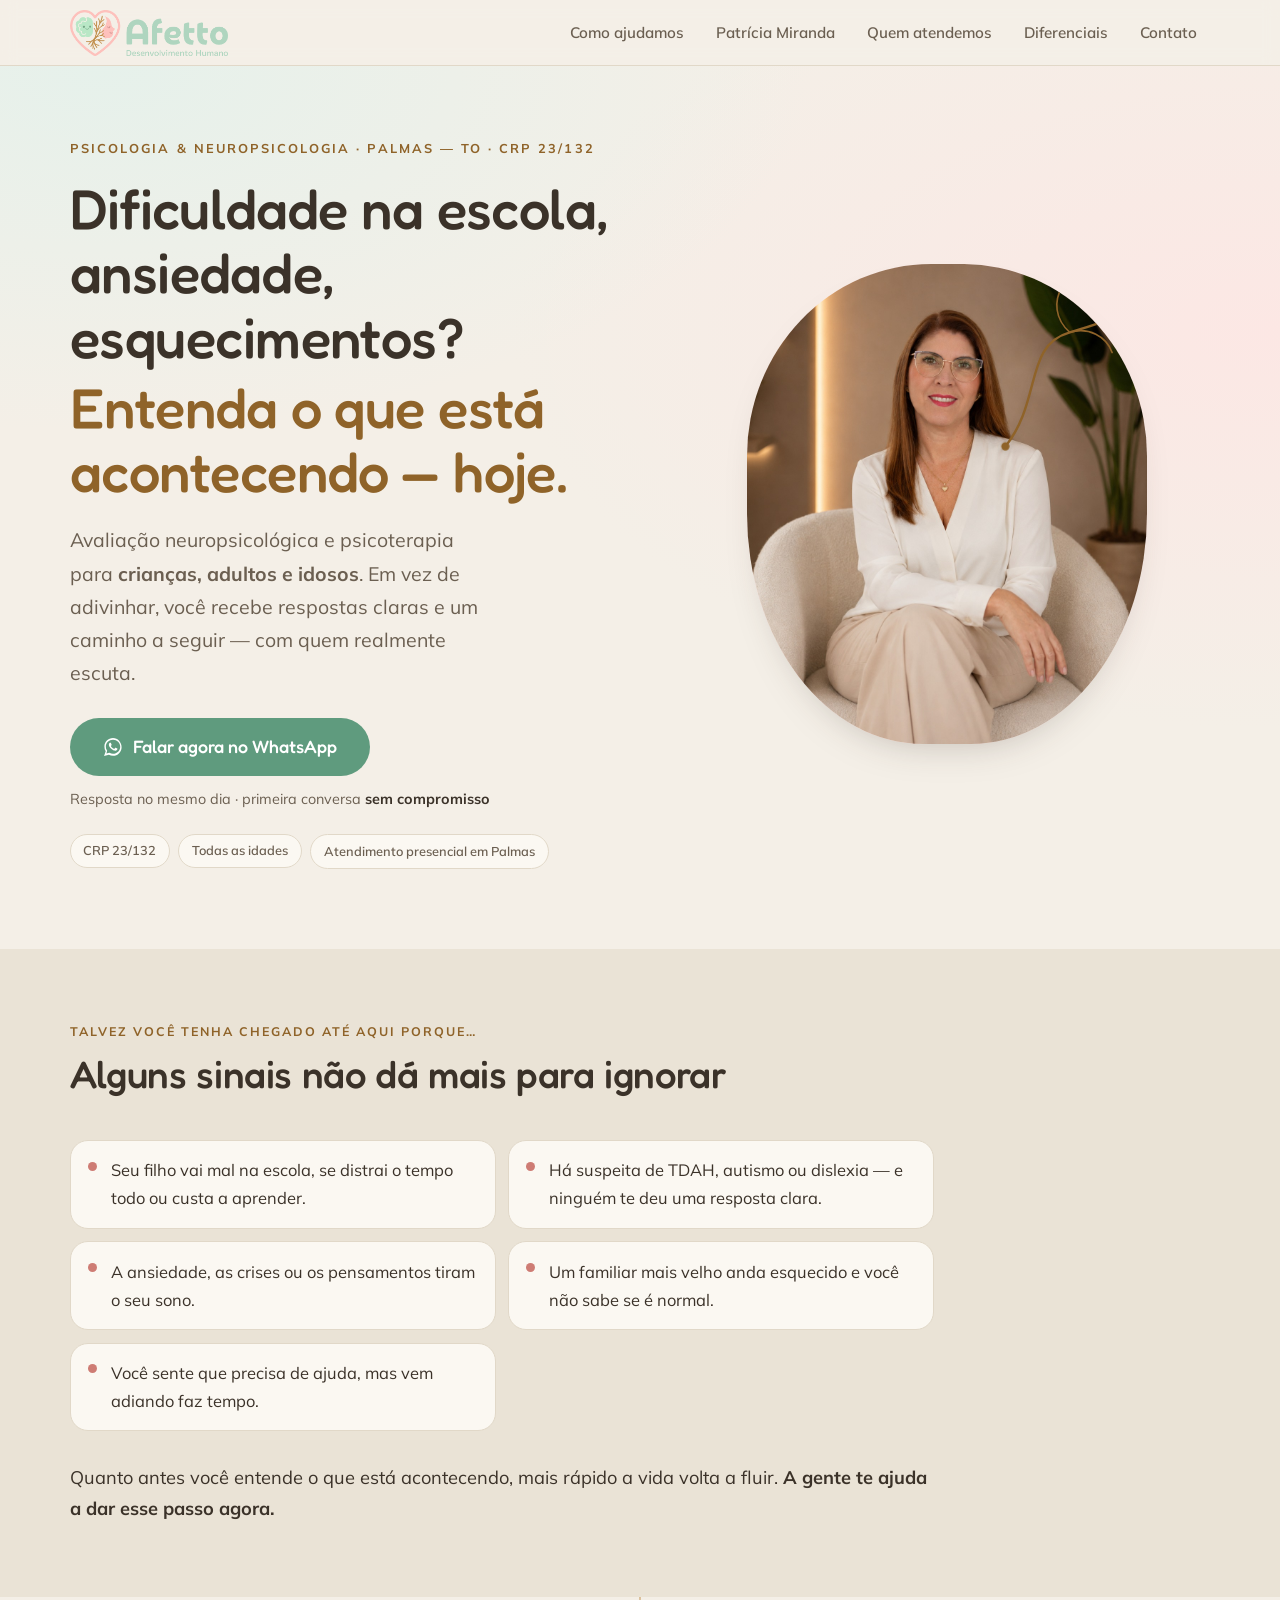
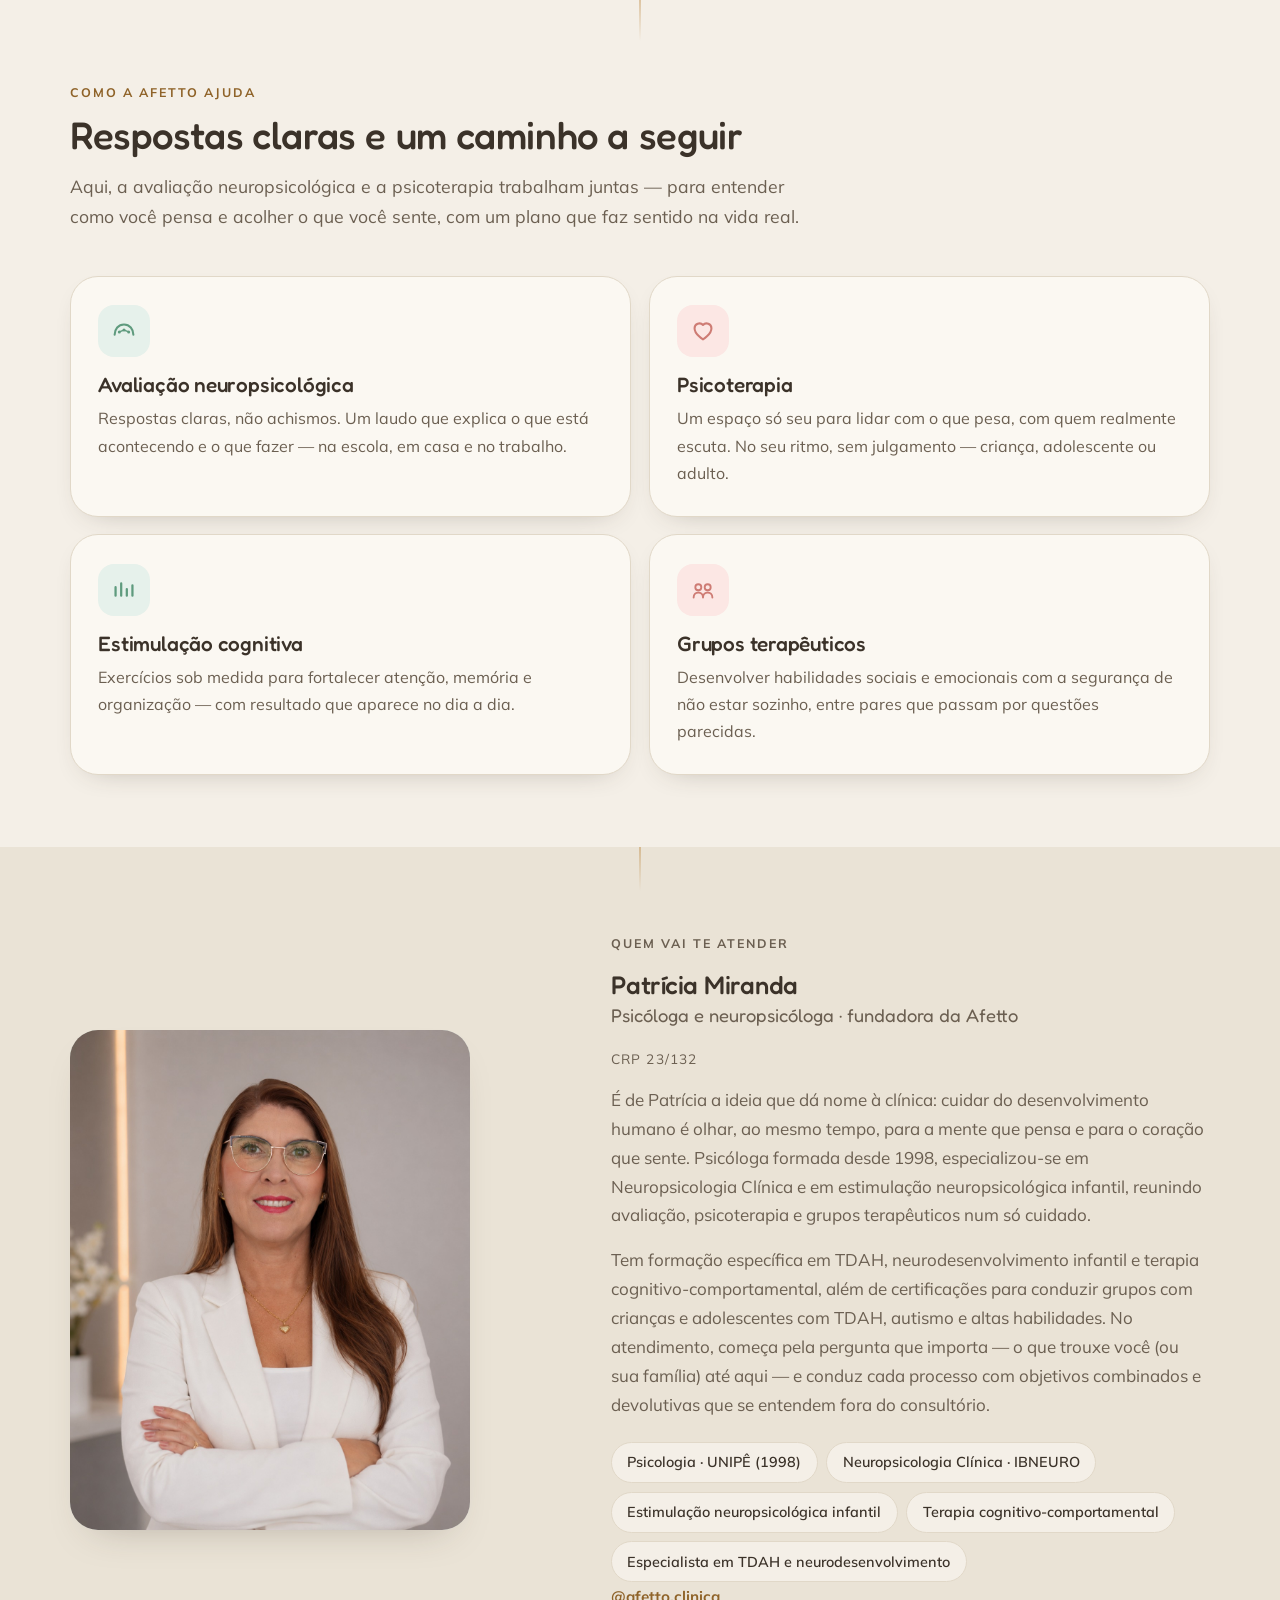
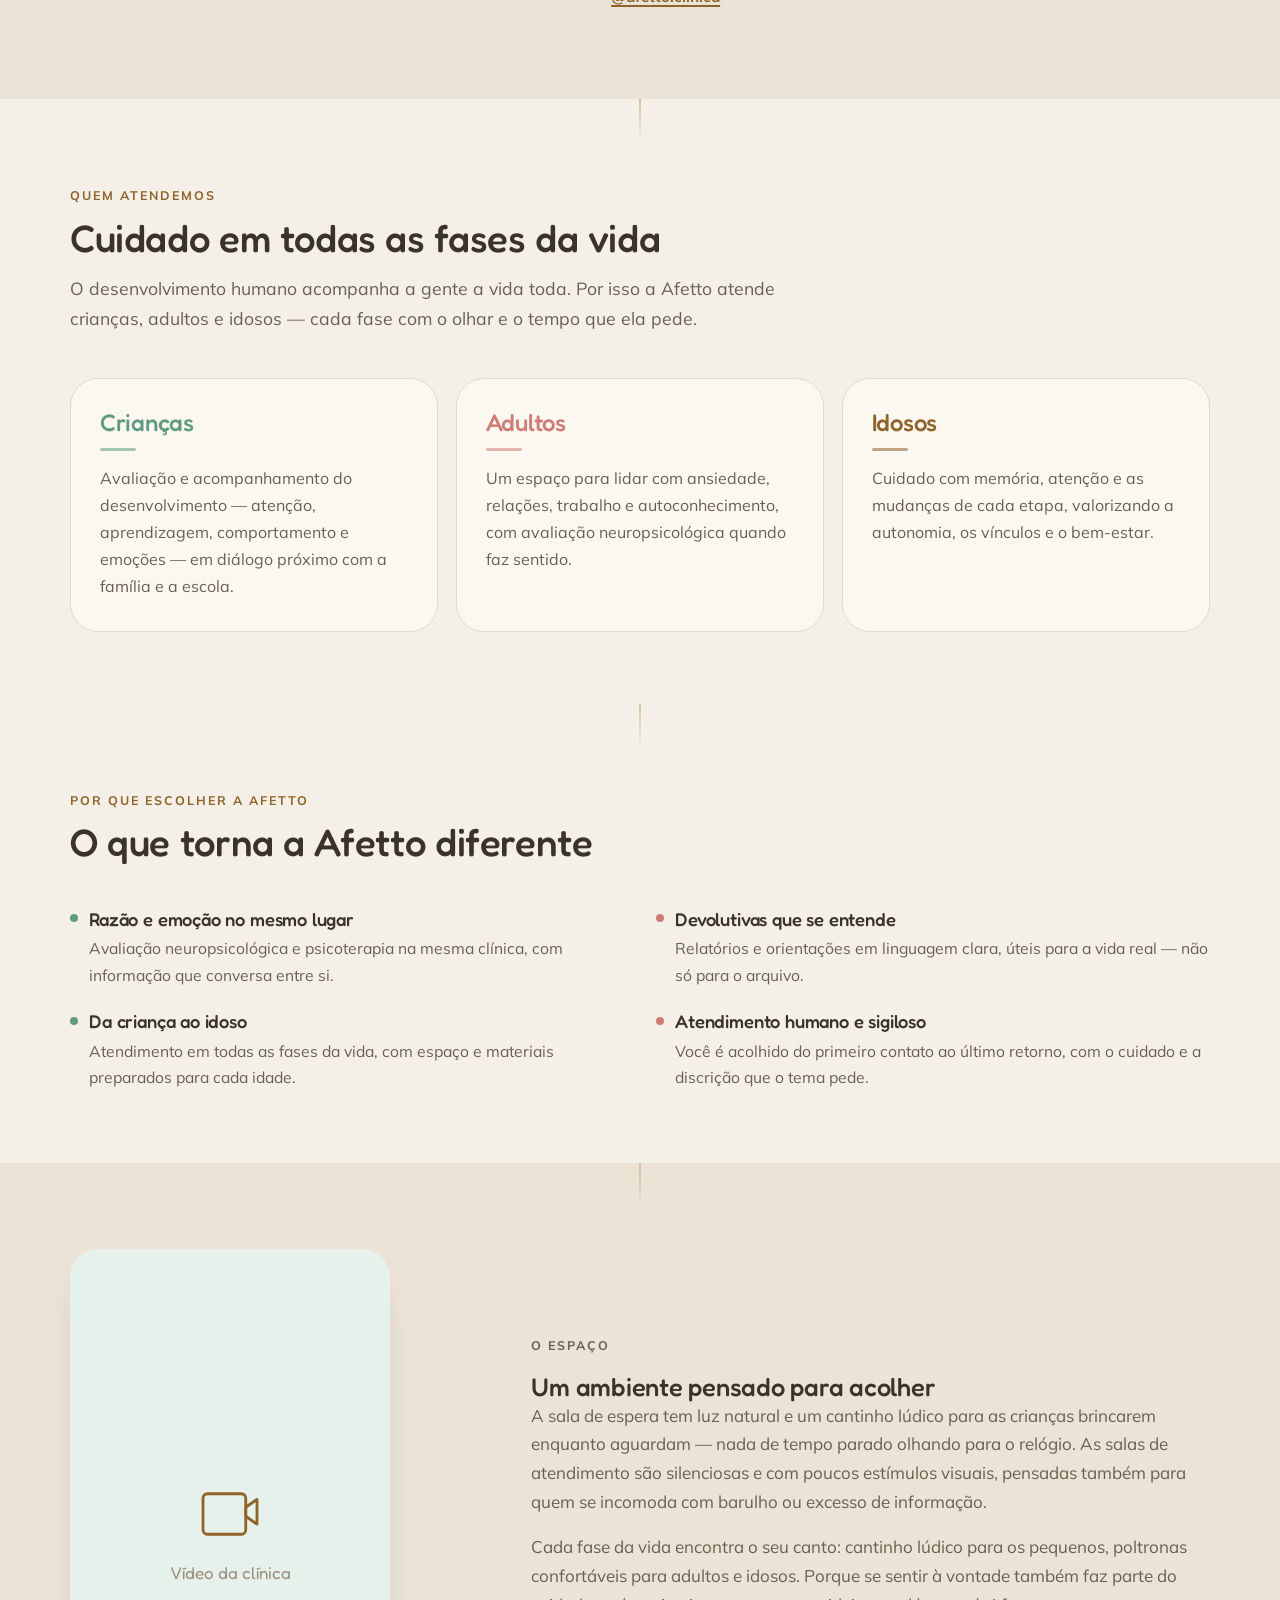
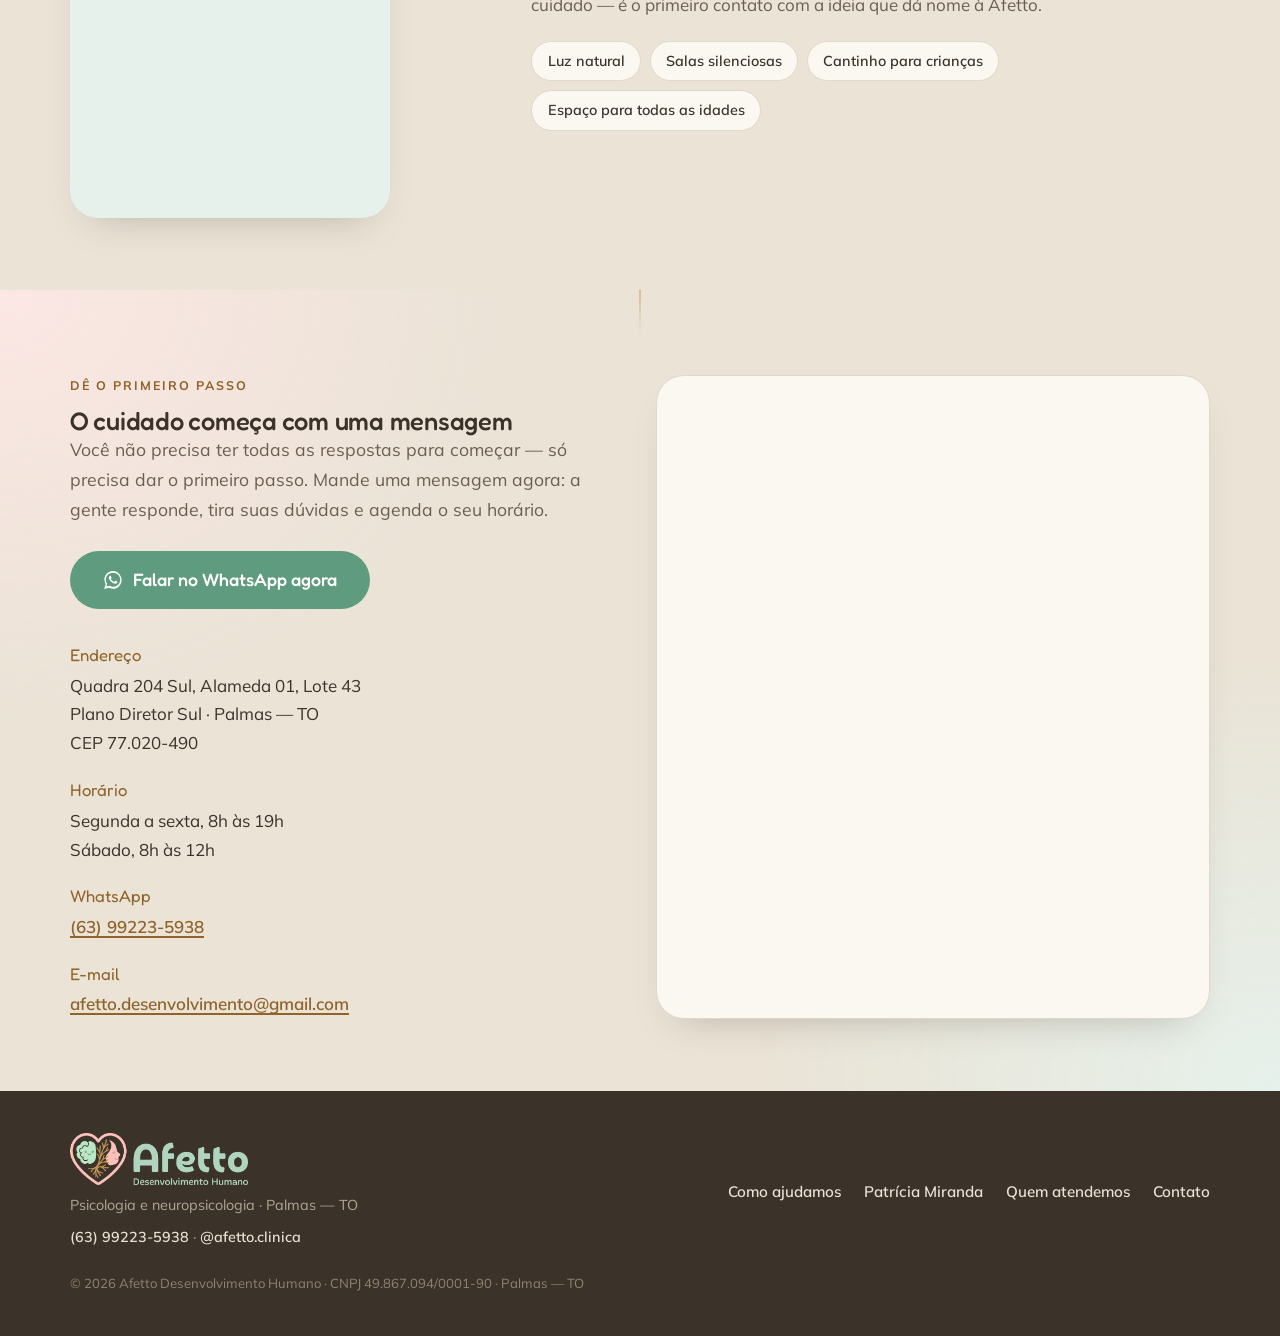
<file: index.html>
<!DOCTYPE html>
<html lang="pt-BR">
<head>
  <meta charset="UTF-8" />
  <meta name="viewport" content="width=device-width, initial-scale=1.0" />
  <meta name="facebook-domain-verification" content="swai4rj7kxuls7s22y9oufr2ei3p5o" />

  <!-- Meta Pixel Code -->
  <script>
  !function(f,b,e,v,n,t,s)
  {if(f.fbq)return;n=f.fbq=function(){n.callMethod?
  n.callMethod.apply(n,arguments):n.queue.push(arguments)};
  if(!f._fbq)f._fbq=n;n.push=n;n.loaded=!0;n.version='2.0';
  n.queue=[];t=b.createElement(e);t.async=!0;
  t.src=v;s=b.getElementsByTagName(e)[0];
  s.parentNode.insertBefore(t,s)}(window, document,'script',
  'https://connect.facebook.net/en_US/fbevents.js');
  fbq('init', '2960466097636746');
  fbq('track', 'PageView');
  </script>
  <noscript><img height="1" width="1" style="display:none"
  src="https://www.facebook.com/tr?id=2960466097636746&ev=PageView&noscript=1"
  /></noscript>
  <!-- End Meta Pixel Code -->

  <title>Afetto Desenvolvimento Humano — avaliação e psicoterapia em Palmas-TO</title>
  <meta name="description" content="Avaliação neuropsicológica e psicoterapia em Palmas-TO, com a Dra. Patrícia Miranda (CRP 23/132). Entenda o que está acontecendo e dê o primeiro passo hoje — fale agora no WhatsApp." />

  <meta property="og:type" content="website" />
  <meta property="og:title" content="Afetto Desenvolvimento Humano — Palmas-TO" />
  <meta property="og:description" content="Dificuldade na escola, ansiedade, esquecimentos? Entenda o que está acontecendo e dê o primeiro passo hoje. Fale no WhatsApp." />
  <meta property="og:locale" content="pt_BR" />

  <link rel="icon" type="image/png" sizes="32x32" href="assets/img/favicon-32.png" />
  <link rel="apple-touch-icon" href="assets/img/favicon-180.png" />

  <link rel="preconnect" href="https://fonts.googleapis.com" />
  <link rel="preconnect" href="https://fonts.gstatic.com" crossorigin />
  <link href="https://fonts.googleapis.com/css2?family=Fredoka:wght@400;500;600&family=Mulish:ital,wght@0,300;0,400;0,500;0,600;0,700;1,400&display=swap" rel="stylesheet" />

  <link rel="stylesheet" href="assets/css/styles.css" />
</head>
<body>
  <a class="skip-link" href="#conteudo">Pular para o conteúdo</a>

  <!-- ============ CABEÇALHO / NAV ============ -->
  <header class="site-header" id="topo">
    <div class="wrap header-inner">
      <a class="brand" href="#topo" aria-label="Afetto Desenvolvimento Humano — início">
        <img class="brand-logo" src="assets/img/logo-lockup.png"
             alt="Afetto Desenvolvimento Humano" width="240" height="70" />
      </a>

      <nav class="site-nav" aria-label="Navegação principal">
        <ul class="nav-menu" id="nav-menu">
          <li><a href="#ajuda">Como ajudamos</a></li>
          <li><a href="#profissional">Patrícia Miranda</a></li>
          <li><a href="#atende">Quem atendemos</a></li>
          <li><a href="#diferenciais">Diferenciais</a></li>
          <li><a href="#contato">Contato</a></li>
        </ul>
      </nav>

      <button class="nav-toggle" aria-expanded="false" aria-controls="nav-menu">
        <span class="nav-toggle-bars" aria-hidden="true"></span>
        <span class="visually-hidden">Abrir menu</span>
      </button>
    </div>
  </header>

  <main id="conteudo">

    <!-- ============ HERO ============ -->
    <section class="hero" aria-labelledby="hero-title">
      <div class="wrap hero-grid">
        <div class="hero-copy">
          <p class="kicker">psicologia &amp; neuropsicologia · palmas — to · crp 23/132</p>
          <h1 id="hero-title" class="hero-title">
            Dificuldade na escola, ansiedade, esquecimentos?
            <span class="hero-title-accent">Entenda o que está acontecendo — hoje.</span>
          </h1>
          <p class="hero-lead">
            Avaliação neuropsicológica e psicoterapia para <strong>crianças, adultos e idosos</strong>.
            Em vez de adivinhar, você recebe respostas claras e um caminho a seguir — com quem realmente escuta.
          </p>

          <div class="cta-row">
            <a class="btn btn-wa btn-lg"
               href="https://wa.me/5563992235938?text=Ol%C3%A1%2C%20gostaria%20de%20informa%C3%A7%C3%B5es%21%20%F0%9F%A7%A0" target="_blank" rel="noopener"
               onclick="fbq('track', 'Contact'); fbq('trackCustom', 'CliqueWhatsApp');">
              <svg class="wa-ico" viewBox="0 0 32 32" aria-hidden="true"><path fill="currentColor" d="M16 3C9 3 3.5 8.5 3.5 15.5c0 2.4.7 4.7 1.9 6.7L3 29l7-1.8c1.9 1 4 1.6 6 1.6 7 0 12.5-5.5 12.5-12.5S23 3 16 3zm0 22.8c-1.8 0-3.6-.5-5.1-1.4l-.4-.2-4.1 1.1 1.1-4-.3-.4a10 10 0 0 1-1.6-5.4C5.5 9.9 10.2 5.3 16 5.3s10.5 4.6 10.5 10.2S21.8 25.8 16 25.8zm5.8-7.6c-.3-.2-1.9-.9-2.1-1-.3-.1-.5-.2-.7.2-.2.3-.8 1-.9 1.2-.2.2-.3.2-.6.1-.3-.2-1.4-.5-2.6-1.6-1-.9-1.6-1.9-1.8-2.3-.2-.3 0-.5.1-.7l.5-.5c.2-.2.2-.3.3-.5.1-.2.1-.4 0-.5l-.9-2.2c-.2-.6-.5-.5-.7-.5h-.6c-.2 0-.5.1-.8.4-.3.3-1 1-1 2.5s1.1 2.9 1.2 3.1c.2.2 2.2 3.4 5.3 4.7.7.3 1.3.5 1.7.6.7.2 1.4.2 1.9.1.6-.1 1.9-.8 2.1-1.5.3-.7.3-1.4.2-1.5-.1-.2-.3-.2-.6-.4z"/></svg>
              Falar agora no WhatsApp
            </a>
            <p class="cta-micro">Resposta no mesmo dia · primeira conversa <strong>sem compromisso</strong></p>
          </div>

          <ul class="trust-badges" role="list">
            <li>CRP 23/132</li>
            <li>Todas as idades</li>
            <li>Atendimento presencial em Palmas</li>
          </ul>
        </div>

        <div class="hero-art">
          <!-- SUBSTITUIR: assets/img/patricia-3.jpg (retrato acolhedor, poltrona) -->
          <figure class="hero-photo">
            <img src="assets/img/patricia-3.jpg" alt="Dra. Patrícia Miranda, fundadora da Afetto, na clínica em Palmas-TO"
                 loading="eager" width="520" height="620"
                 onerror="this.closest('.hero-photo').classList.add('photo-empty')" />
            <span class="photo-fallback" aria-hidden="true">
              <svg viewBox="0 0 64 64"><circle cx="32" cy="24" r="12" fill="none" stroke="currentColor" stroke-width="2.5"/><path d="M12 54c2-12 11-18 20-18s18 6 20 18" fill="none" stroke="currentColor" stroke-width="2.5" stroke-linecap="round"/></svg>
              <em>Foto da Dra. Patrícia</em>
            </span>
            <svg class="hero-thread" viewBox="0 0 200 260" aria-hidden="true">
              <path class="thread" d="M20 220 C 60 170, 40 110, 90 96 S 170 70, 168 24"
                    fill="none" stroke="#8F6329" stroke-width="2.6" stroke-linecap="round"/>
              <path class="thread thread-branch" d="M90 96 c -16 -14 -18 -34 -8 -50 M90 96 c 20 -6 40 4 46 22"
                    fill="none" stroke="#8F6329" stroke-width="1.8" stroke-linecap="round"/>
              <circle class="thread-node" cx="168" cy="24" r="4.5" fill="#8F6329"/>
              <circle class="thread-node" cx="20" cy="220" r="4.5" fill="#8F6329"/>
            </svg>
          </figure>
        </div>
      </div>
    </section>

    <!-- ============ SINAIS / IDENTIFICAÇÃO ============ -->
    <section class="section section-sinais" id="sinais" aria-labelledby="sinais-title">
      <div class="wrap">
        <div class="section-head">
          <p class="eyebrow">talvez você tenha chegado até aqui porque…</p>
          <h2 id="sinais-title">Alguns sinais não dá mais para ignorar</h2>
        </div>

        <ul class="signs" role="list">
          <li>Seu filho vai mal na escola, se distrai o tempo todo ou custa a aprender.</li>
          <li>Há suspeita de TDAH, autismo ou dislexia — e ninguém te deu uma resposta clara.</li>
          <li>A ansiedade, as crises ou os pensamentos tiram o seu sono.</li>
          <li>Um familiar mais velho anda esquecido e você não sabe se é normal.</li>
          <li>Você sente que precisa de ajuda, mas vem adiando faz tempo.</li>
        </ul>

        <div class="sinais-close">
          <p>Quanto antes você entende o que está acontecendo, mais rápido a vida volta a fluir. <strong>A gente te ajuda a dar esse passo agora.</strong></p>
        </div>
      </div>
    </section>

    <!-- ============ COMO A AFETTO AJUDA ============ -->
    <section class="section section-ajuda" id="ajuda" aria-labelledby="ajuda-title">
      <div class="wrap">
        <div class="section-head">
          <p class="eyebrow">como a afetto ajuda</p>
          <h2 id="ajuda-title">Respostas claras e um caminho a seguir</h2>
          <p class="section-intro">
            Aqui, a avaliação neuropsicológica e a psicoterapia trabalham juntas — para entender
            como você pensa e acolher o que você sente, com um plano que faz sentido na vida real.
          </p>
        </div>

        <ul class="cards" role="list">
          <li class="card card-green">
            <span class="card-mark" aria-hidden="true">
              <svg viewBox="0 0 32 32"><path d="M6 20c0-6 4-11 10-11s10 5 10 11" fill="none" stroke="currentColor" stroke-width="2.2" stroke-linecap="round"/><circle cx="11" cy="17" r="1.6" fill="currentColor"/><circle cx="16" cy="15" r="1.6" fill="currentColor"/><circle cx="21" cy="17" r="1.6" fill="currentColor"/><path d="M11 17l5-2 5 2" stroke="currentColor" stroke-width="1.4" fill="none"/></svg>
            </span>
            <h3>Avaliação neuropsicológica</h3>
            <p>Respostas claras, não achismos. Um laudo que explica o que está acontecendo e o que fazer — na escola, em casa e no trabalho.</p>
          </li>
          <li class="card card-rose">
            <span class="card-mark" aria-hidden="true">
              <svg viewBox="0 0 32 32"><path d="M16 25s-9-5.5-9-12a5.2 5.2 0 0 1 9-3.4A5.2 5.2 0 0 1 25 13c0 6.5-9 12-9 12z" fill="none" stroke="currentColor" stroke-width="2.2" stroke-linejoin="round"/></svg>
            </span>
            <h3>Psicoterapia</h3>
            <p>Um espaço só seu para lidar com o que pesa, com quem realmente escuta. No seu ritmo, sem julgamento — criança, adolescente ou adulto.</p>
          </li>
          <li class="card card-green">
            <span class="card-mark" aria-hidden="true">
              <svg viewBox="0 0 32 32"><path d="M7 22V13M13 22V9M19 22v-7M25 22V11" stroke="currentColor" stroke-width="2.4" stroke-linecap="round" fill="none"/></svg>
            </span>
            <h3>Estimulação cognitiva</h3>
            <p>Exercícios sob medida para fortalecer atenção, memória e organização — com resultado que aparece no dia a dia.</p>
          </li>
          <li class="card card-rose">
            <span class="card-mark" aria-hidden="true">
              <svg viewBox="0 0 32 32"><circle cx="11" cy="13" r="3.2" fill="none" stroke="currentColor" stroke-width="2"/><circle cx="21" cy="13" r="3.2" fill="none" stroke="currentColor" stroke-width="2"/><path d="M6 24c0-3.4 2.6-5.4 5-5.4s5 2 5 5.4M16 24c0-3.4 2.6-5.4 5-5.4s5 2 5 5.4" fill="none" stroke="currentColor" stroke-width="2" stroke-linecap="round"/></svg>
            </span>
            <h3>Grupos terapêuticos</h3>
            <p>Desenvolver habilidades sociais e emocionais com a segurança de não estar sozinho, entre pares que passam por questões parecidas.</p>
          </li>
        </ul>

      </div>
    </section>

    <!-- ============ PROFISSIONAL (autoridade) ============ -->
    <section class="section section-profissional" id="profissional" aria-labelledby="prof-title">
      <div class="wrap prof-grid">
        <div class="prof-portrait">
          <!-- SUBSTITUIR: assets/img/patricia-1.jpg (retrato formal, blazer branco, ~4:5) -->
          <figure class="portrait-frame">
            <img src="assets/img/patricia-1.jpg" alt="Patrícia Miranda, psicóloga e neuropsicóloga, fundadora da Afetto"
                 loading="lazy" width="400" height="500"
                 onerror="this.closest('.portrait-frame').classList.add('photo-empty')" />
            <span class="photo-fallback" aria-hidden="true">
              <svg viewBox="0 0 64 64"><circle cx="32" cy="24" r="12" fill="none" stroke="currentColor" stroke-width="2.5"/><path d="M12 54c2-12 11-18 20-18s18 6 20 18" fill="none" stroke="currentColor" stroke-width="2.5" stroke-linecap="round"/></svg>
              <em>Foto de Patrícia Miranda</em>
            </span>
          </figure>
        </div>

        <div class="prof-copy">
          <p class="eyebrow">quem vai te atender</p>
          <h2 id="prof-title">Patrícia Miranda</h2>
          <p class="prof-role">Psicóloga e neuropsicóloga · fundadora da Afetto</p>
          <p class="prof-crp">CRP 23/132</p>

          <p>
            É de Patrícia a ideia que dá nome à clínica: cuidar do desenvolvimento humano é olhar,
            ao mesmo tempo, para a mente que pensa e para o coração que sente. Psicóloga formada
            desde 1998, especializou-se em Neuropsicologia Clínica e em estimulação neuropsicológica
            infantil, reunindo avaliação, psicoterapia e grupos terapêuticos num só cuidado.
          </p>
          <p>
            Tem formação específica em TDAH, neurodesenvolvimento infantil e terapia
            cognitivo-comportamental, além de certificações para conduzir grupos com crianças e
            adolescentes com TDAH, autismo e altas habilidades. No atendimento, começa pela pergunta
            que importa — o que trouxe você (ou sua família) até aqui — e conduz cada processo com
            objetivos combinados e devolutivas que se entendem fora do consultório.
          </p>

          <ul class="prof-facts" role="list">
            <li>Psicologia · UNIPÊ (1998)</li>
            <li>Neuropsicologia Clínica · IBNEURO</li>
            <li>Estimulação neuropsicológica infantil</li>
            <li>Terapia cognitivo-comportamental</li>
            <li>Especialista em TDAH e neurodesenvolvimento</li>
          </ul>

          <p class="prof-social"><a href="https://instagram.com/afetto.clinica" target="_blank" rel="noopener">@afetto.clinica</a></p>
        </div>
      </div>
    </section>

    <!-- ============ QUEM ATENDEMOS ============ -->
    <section class="section section-atende" id="atende" aria-labelledby="atende-title">
      <div class="wrap">
        <div class="section-head">
          <p class="eyebrow">quem atendemos</p>
          <h2 id="atende-title">Cuidado em todas as fases da vida</h2>
          <p class="section-intro">
            O desenvolvimento humano acompanha a gente a vida toda. Por isso a Afetto atende
            crianças, adultos e idosos — cada fase com o olhar e o tempo que ela pede.
          </p>
        </div>

        <ul class="stages" role="list">
          <li class="stage stage-green">
            <h3>Crianças</h3>
            <p>Avaliação e acompanhamento do desenvolvimento — atenção, aprendizagem, comportamento e emoções — em diálogo próximo com a família e a escola.</p>
          </li>
          <li class="stage stage-rose">
            <h3>Adultos</h3>
            <p>Um espaço para lidar com ansiedade, relações, trabalho e autoconhecimento, com avaliação neuropsicológica quando faz sentido.</p>
          </li>
          <li class="stage stage-brown">
            <h3>Idosos</h3>
            <p>Cuidado com memória, atenção e as mudanças de cada etapa, valorizando a autonomia, os vínculos e o bem-estar.</p>
          </li>
        </ul>
      </div>
    </section>

    <!-- ============ DIFERENCIAIS ============ -->
    <section class="section section-diferenciais" id="diferenciais" aria-labelledby="dif-title">
      <div class="wrap">
        <div class="section-head">
          <p class="eyebrow">por que escolher a afetto</p>
          <h2 id="dif-title">O que torna a Afetto diferente</h2>
        </div>
        <div class="dif-grid">
          <div class="dif"><h4>Razão e emoção no mesmo lugar</h4><p>Avaliação neuropsicológica e psicoterapia na mesma clínica, com informação que conversa entre si.</p></div>
          <div class="dif"><h4>Devolutivas que se entende</h4><p>Relatórios e orientações em linguagem clara, úteis para a vida real — não só para o arquivo.</p></div>
          <div class="dif"><h4>Da criança ao idoso</h4><p>Atendimento em todas as fases da vida, com espaço e materiais preparados para cada idade.</p></div>
          <div class="dif"><h4>Atendimento humano e sigiloso</h4><p>Você é acolhido do primeiro contato ao último retorno, com o cuidado e a discrição que o tema pede.</p></div>
        </div>
      </div>
    </section>

    <!-- ============ O ESPAÇO (vídeo da recepção + texto) ============ -->
    <section class="section section-espaco" id="espaco" aria-labelledby="espaco-title">
      <div class="wrap espaco-grid">
        <div class="espaco-video">
          <figure class="clinic-video">
            <video autoplay muted loop playsinline preload="metadata"
                   aria-label="Vídeo do espaço da clínica Afetto, em loop">
              <source src="assets/video/clinica.mp4" type="video/mp4" />
            </video>
            <span class="photo-fallback" aria-hidden="true">
              <svg viewBox="0 0 64 64"><rect x="8" y="14" width="38" height="36" rx="4" fill="none" stroke="currentColor" stroke-width="2.5"/><path d="M46 26l10-7v22l-10-7z" fill="none" stroke="currentColor" stroke-width="2.5" stroke-linejoin="round"/></svg>
              <em>Vídeo da clínica</em>
            </span>
          </figure>
        </div>

        <div class="espaco-copy">
          <p class="eyebrow">o espaço</p>
          <h2 id="espaco-title">Um ambiente pensado para acolher</h2>
          <p>
            A sala de espera tem luz natural e um cantinho lúdico para as crianças
            brincarem enquanto aguardam — nada de tempo parado olhando para o relógio.
            As salas de atendimento são silenciosas e com poucos estímulos visuais,
            pensadas também para quem se incomoda com barulho ou excesso de informação.
          </p>
          <p>
            Cada fase da vida encontra o seu canto: cantinho lúdico para os pequenos,
            poltronas confortáveis para adultos e idosos. Porque se sentir à vontade
            também faz parte do cuidado — é o primeiro contato com a ideia que dá nome
            à Afetto.
          </p>
          <ul class="espaco-facts" role="list">
            <li>Luz natural</li>
            <li>Salas silenciosas</li>
            <li>Cantinho para crianças</li>
            <li>Espaço para todas as idades</li>
          </ul>
        </div>
      </div>
    </section>

    <!-- ============ CONTATO / CTA FINAL ============ -->
    <section class="section section-contato" id="contato" aria-labelledby="contato-title">
      <div class="wrap contato-grid">
        <div class="contato-copy">
          <p class="eyebrow">dê o primeiro passo</p>
          <h2 id="contato-title">O cuidado começa com uma mensagem</h2>
          <p class="section-intro">
            Você não precisa ter todas as respostas para começar — só precisa dar o primeiro passo.
            Mande uma mensagem agora: a gente responde, tira suas dúvidas e agenda o seu horário.
          </p>

          <div class="contato-actions">
            <a class="btn btn-wa btn-lg"
               href="https://wa.me/5563992235938?text=Ol%C3%A1%2C%20gostaria%20de%20informa%C3%A7%C3%B5es%21%20%F0%9F%A7%A0" target="_blank" rel="noopener"
               onclick="fbq('track', 'Contact'); fbq('trackCustom', 'CliqueWhatsApp');">
              <svg class="wa-ico" viewBox="0 0 32 32" aria-hidden="true"><path fill="currentColor" d="M16 3C9 3 3.5 8.5 3.5 15.5c0 2.4.7 4.7 1.9 6.7L3 29l7-1.8c1.9 1 4 1.6 6 1.6 7 0 12.5-5.5 12.5-12.5S23 3 16 3zm0 22.8c-1.8 0-3.6-.5-5.1-1.4l-.4-.2-4.1 1.1 1.1-4-.3-.4a10 10 0 0 1-1.6-5.4C5.5 9.9 10.2 5.3 16 5.3s10.5 4.6 10.5 10.2S21.8 25.8 16 25.8zm5.8-7.6c-.3-.2-1.9-.9-2.1-1-.3-.1-.5-.2-.7.2-.2.3-.8 1-.9 1.2-.2.2-.3.2-.6.1-.3-.2-1.4-.5-2.6-1.6-1-.9-1.6-1.9-1.8-2.3-.2-.3 0-.5.1-.7l.5-.5c.2-.2.2-.3.3-.5.1-.2.1-.4 0-.5l-.9-2.2c-.2-.6-.5-.5-.7-.5h-.6c-.2 0-.5.1-.8.4-.3.3-1 1-1 2.5s1.1 2.9 1.2 3.1c.2.2 2.2 3.4 5.3 4.7.7.3 1.3.5 1.7.6.7.2 1.4.2 1.9.1.6-.1 1.9-.8 2.1-1.5.3-.7.3-1.4.2-1.5-.1-.2-.3-.2-.6-.4z"/></svg>
              Falar no WhatsApp agora
            </a>
          </div>

          <dl class="contato-info">
            <div>
              <dt>Endereço</dt>
              <dd>Quadra 204 Sul, Alameda 01, Lote 43<br />Plano Diretor Sul · Palmas — TO<br />CEP 77.020-490</dd>
            </div>
            <div>
              <dt>Horário</dt>
              <!-- SUBSTITUIR/CONFIRMAR os horários reais de atendimento -->
              <dd>Segunda a sexta, 8h às 19h<br />Sábado, 8h às 12h</dd>
            </div>
            <div>
              <dt>WhatsApp</dt>
              <dd><a href="https://wa.me/5563992235938?text=Ol%C3%A1%2C%20gostaria%20de%20informa%C3%A7%C3%B5es%21%20%F0%9F%A7%A0" target="_blank" rel="noopener" onclick="fbq('track', 'Contact'); fbq('trackCustom', 'CliqueWhatsApp');">(63) 99223-5938</a></dd>
            </div>
            <div>
              <dt>E-mail</dt>
              <dd><a href="mailto:afetto.desenvolvimento@gmail.com">afetto.desenvolvimento@gmail.com</a></dd>
            </div>
          </dl>
        </div>

        <div class="contato-map">
          <iframe
            title="Localização da Afetto — Quadra 204 Sul, Alameda 01, Palmas — TO"
            src="https://www.google.com/maps?q=204+Sul+Alameda+1,+Palmas+-+TO,+77020-490&output=embed"
            loading="lazy" referrerpolicy="no-referrer-when-downgrade"></iframe>
        </div>
      </div>
    </section>
  </main>

  <!-- ============ RODAPÉ ============ -->
  <footer class="site-footer">
    <div class="wrap footer-inner">
      <div class="footer-brand">
        <img class="footer-logo" src="assets/img/logo-lockup.png" alt="Afetto Desenvolvimento Humano" width="200" height="58" />
        <p>Psicologia e neuropsicologia · Palmas — TO</p>
        <p class="footer-contact">
          <a href="https://wa.me/5563992235938?text=Ol%C3%A1%2C%20gostaria%20de%20informa%C3%A7%C3%B5es%21%20%F0%9F%A7%A0" target="_blank" rel="noopener" onclick="fbq('track', 'Contact'); fbq('trackCustom', 'CliqueWhatsApp');">(63) 99223-5938</a> ·
          <a href="https://instagram.com/afetto.clinica" target="_blank" rel="noopener">@afetto.clinica</a>
        </p>
      </div>
      <nav class="footer-nav" aria-label="Rodapé">
        <a href="#ajuda">Como ajudamos</a>
        <a href="#profissional">Patrícia Miranda</a>
        <a href="#atende">Quem atendemos</a>
        <a href="#contato">Contato</a>
      </nav>
      <p class="footer-legal">© <span id="ano"></span> Afetto Desenvolvimento Humano · CNPJ 49.867.094/0001-90 · Palmas — TO</p>
    </div>
  </footer>

  <!-- ============ BOTÃO FLUTUANTE WHATSAPP ============ -->
  <a class="wa-float" href="https://wa.me/5563992235938?text=Ol%C3%A1%2C%20gostaria%20de%20informa%C3%A7%C3%B5es%21%20%F0%9F%A7%A0" target="_blank" rel="noopener" aria-label="Falar no WhatsApp"
     onclick="fbq('track', 'Contact'); fbq('trackCustom', 'CliqueWhatsApp');">
    <svg class="wa-ico" viewBox="0 0 32 32" aria-hidden="true"><path fill="currentColor" d="M16 3C9 3 3.5 8.5 3.5 15.5c0 2.4.7 4.7 1.9 6.7L3 29l7-1.8c1.9 1 4 1.6 6 1.6 7 0 12.5-5.5 12.5-12.5S23 3 16 3zm0 22.8c-1.8 0-3.6-.5-5.1-1.4l-.4-.2-4.1 1.1 1.1-4-.3-.4a10 10 0 0 1-1.6-5.4C5.5 9.9 10.2 5.3 16 5.3s10.5 4.6 10.5 10.2S21.8 25.8 16 25.8zm5.8-7.6c-.3-.2-1.9-.9-2.1-1-.3-.1-.5-.2-.7.2-.2.3-.8 1-.9 1.2-.2.2-.3.2-.6.1-.3-.2-1.4-.5-2.6-1.6-1-.9-1.6-1.9-1.8-2.3-.2-.3 0-.5.1-.7l.5-.5c.2-.2.2-.3.3-.5.1-.2.1-.4 0-.5l-.9-2.2c-.2-.6-.5-.5-.7-.5h-.6c-.2 0-.5.1-.8.4-.3.3-1 1-1 2.5s1.1 2.9 1.2 3.1c.2.2 2.2 3.4 5.3 4.7.7.3 1.3.5 1.7.6.7.2 1.4.2 1.9.1.6-.1 1.9-.8 2.1-1.5.3-.7.3-1.4.2-1.5-.1-.2-.3-.2-.6-.4z"/></svg>
    <span class="wa-float-label">Falar no WhatsApp</span>
  </a>

  <script src="assets/js/main.js" defer></script>
</body>
</html>
</file>
<file: assets/css/styles.css>
/* ============================================================
   Afetto Desenvolvimento Humano — folha de estilo
   Paleta e sistema tipográfico definidos como tokens.
   ============================================================ */

:root {
  /* superfícies */
  --paper:       #F4EFE7;   /* base quente (beige da marca) */
  --sand:        #EAE3D6;   /* alternância de seção */
  --paper-card:  #FBF8F2;   /* cartões / superfícies elevadas */

  /* tinta */
  --ink:         #3B3229;   /* texto principal (marrom-carvão, não preto) */
  --ink-soft:    #6B5F51;   /* texto secundário */
  --ink-faint:   #9A8E7D;   /* legendas */

  /* razão (verde) */
  --green:       #AFD5C0;
  --green-deep:  #5F9B7E;
  --green-wash:  #E6F1EB;

  /* emoção (rosa) */
  --rose:        #FDC1BC;
  --rose-deep:   #CE7C74;
  --rose-wash:   #FCE7E4;

  /* integração (marrom) — estrutura, CTA, links */
  --brown:       #C29250;
  --brown-deep:  #8F6329;
  --brown-ink:   #6E4B1D;

  --line:        #E1D8C8;   /* divisórias suaves */

  --radius-lg:   28px;
  --radius-md:   18px;
  --radius-sm:   12px;

  --shadow-soft: 0 18px 40px -24px rgba(59, 50, 41, 0.35);
  --shadow-card: 0 10px 30px -20px rgba(59, 50, 41, 0.45);

  --font-display: "De Rotterdam Demo", "Fredoka", system-ui, sans-serif;
  --font-body:    "Mulish", system-ui, -apple-system, sans-serif;

  --wrap: 1140px;
}

/* ---------- reset leve ---------- */
*, *::before, *::after { box-sizing: border-box; }
html { scroll-behavior: smooth; -webkit-text-size-adjust: 100%; }
@media (prefers-reduced-motion: reduce) {
  html { scroll-behavior: auto; }
}
body {
  margin: 0;
  background: var(--paper);
  color: var(--ink);
  font-family: var(--font-body);
  font-size: 1.0625rem;
  line-height: 1.7;
  font-weight: 400;
  -webkit-font-smoothing: antialiased;
  text-rendering: optimizeLegibility;
}
img { max-width: 100%; display: block; }
a { color: var(--brown-deep); text-decoration-thickness: 1.5px; text-underline-offset: 3px; }
h1, h2, h3, h4 {
  font-family: var(--font-display);
  font-weight: 500;
  line-height: 1.15;
  letter-spacing: -0.01em;
  color: var(--ink);
  margin: 0;
}

.wrap { width: min(100% - 2.5rem, var(--wrap)); margin-inline: auto; }

.visually-hidden {
  position: absolute; width: 1px; height: 1px; padding: 0; margin: -1px;
  overflow: hidden; clip: rect(0 0 0 0); white-space: nowrap; border: 0;
}

/* ---------- acessibilidade: skip + foco ---------- */
.skip-link {
  position: absolute; left: 1rem; top: -100px;
  background: var(--brown-deep); color: #fff; padding: 0.6rem 1rem;
  border-radius: var(--radius-sm); z-index: 200; font-weight: 600;
  transition: top 0.18s ease;
}
.skip-link:focus { top: 1rem; }

:focus-visible {
  outline: 3px solid var(--brown-deep);
  outline-offset: 3px;
  border-radius: 6px;
}

/* ============================================================
   BOTÕES
   ============================================================ */
.btn {
  display: inline-flex; align-items: center; justify-content: center;
  font-family: var(--font-display); font-weight: 500; letter-spacing: 0;
  padding: 0.85rem 1.6rem; border-radius: 999px;
  text-decoration: none; cursor: pointer; border: 2px solid transparent;
  font-size: 1.05rem; line-height: 1;
  transition: transform 0.16s ease, background-color 0.16s ease, box-shadow 0.16s ease, color 0.16s ease;
}
.btn-primary {
  background: var(--brown-deep); color: #FBF8F2;
  box-shadow: var(--shadow-card);
}
.btn-primary:hover { background: var(--brown-ink); transform: translateY(-2px); }
.btn-ghost {
  background: transparent; color: var(--brown-ink);
  border-color: var(--brown);
}
.btn-ghost:hover { background: var(--brown); color: #fff; transform: translateY(-2px); }
@media (prefers-reduced-motion: reduce) {
  .btn:hover { transform: none; }
}

/* ============================================================
   CABEÇALHO
   ============================================================ */
.site-header {
  position: sticky; top: 0; z-index: 100;
  background: color-mix(in srgb, var(--paper) 88%, transparent);
  backdrop-filter: blur(8px);
  border-bottom: 1px solid var(--line);
}
.header-inner { display: flex; align-items: center; gap: 1rem; padding: 0.6rem 0; }

.brand { display: inline-flex; align-items: center; text-decoration: none; }
.brand-logo { height: 46px; width: auto; }
@media (max-width: 480px) { .brand-logo { height: 40px; } }

.site-nav { display: flex; align-items: center; margin-left: auto; }
.nav-menu { list-style: none; display: flex; align-items: center; gap: 0.4rem; margin: 0; padding: 0; }
.nav-menu a {
  display: inline-block; text-decoration: none; color: var(--ink-soft);
  font-weight: 600; font-size: 0.95rem; padding: 0.5rem 0.8rem; border-radius: 999px;
  transition: color 0.15s ease, background-color 0.15s ease;
}
.nav-menu a:hover { color: var(--ink); background: var(--sand); }
.nav-menu .nav-cta {
  background: var(--green); color: var(--brown-ink); font-family: var(--font-display);
  font-weight: 500; padding: 0.5rem 1.1rem;
}
.nav-menu .nav-cta:hover { background: var(--green-deep); color: #fff; }

.nav-toggle {
  display: none; width: 44px; height: 44px; border: none; background: transparent;
  cursor: pointer; align-items: center; justify-content: center; border-radius: 12px;
}
.nav-toggle-bars, .nav-toggle-bars::before, .nav-toggle-bars::after {
  content: ""; display: block; width: 22px; height: 2.4px; background: var(--ink);
  border-radius: 3px; transition: transform 0.2s ease, opacity 0.2s ease;
}
.nav-toggle-bars { position: relative; }
.nav-toggle-bars::before { position: absolute; top: -7px; }
.nav-toggle-bars::after  { position: absolute; top: 7px; }
.nav-toggle[aria-expanded="true"] .nav-toggle-bars { background: transparent; }
.nav-toggle[aria-expanded="true"] .nav-toggle-bars::before { transform: translateY(7px) rotate(45deg); }
.nav-toggle[aria-expanded="true"] .nav-toggle-bars::after  { transform: translateY(-7px) rotate(-45deg); }

/* ============================================================
   HERO
   ============================================================ */
.hero {
  position: relative; overflow: hidden;
  /* lavagens de cor com significado: verde à esquerda (razão), rosa à direita (emoção) */
  background:
    radial-gradient(120% 90% at 8% 0%, var(--green-wash) 0%, transparent 46%),
    radial-gradient(120% 90% at 100% 30%, var(--rose-wash) 0%, transparent 50%),
    var(--paper);
}
.hero-grid {
  display: grid; grid-template-columns: 1fr; gap: 2rem;
  padding: 3rem 0 3.5rem;
}
.kicker {
  font-weight: 700; font-size: 0.8rem; letter-spacing: 0.16em; text-transform: uppercase;
  color: var(--brown-deep); margin: 0 0 1rem;
}
.hero-title {
  font-size: clamp(2.15rem, 6vw, 3.5rem); font-weight: 500; margin-bottom: 1.25rem;
}
.hero-title-line { display: block; }
.hero-title-line:last-child { color: var(--brown-deep); }
.hero-lead {
  font-size: clamp(1.05rem, 2.5vw, 1.22rem); color: var(--ink-soft);
  max-width: 34ch; margin: 0 0 1.8rem;
}
.hero-lead em { font-style: italic; color: var(--ink); font-weight: 600; }
.hero-actions { display: flex; flex-wrap: wrap; gap: 0.8rem; }

.hero-art { display: flex; align-items: center; justify-content: center; }
.hero-photo {
  position: relative; margin: 0; width: min(100%, 400px);
  aspect-ratio: 5/6; border-radius: 46% 46% 44% 44% / 40% 40% 48% 48%;
  overflow: hidden; background: var(--rose-wash);
  box-shadow: var(--shadow-soft); isolation: isolate;
}
.hero-photo img { width: 100%; height: 100%; object-fit: cover; }
.hero-photo .photo-fallback { color: var(--rose-deep); }
.hero-photo.photo-empty img { display: none; }
.hero-photo.photo-empty .photo-fallback { display: flex; }
/* o fio da integração, sobreposto na moldura da foto */
.hero-thread {
  position: absolute; right: -6%; top: -4%; width: 46%; height: auto; z-index: 2;
  pointer-events: none; filter: drop-shadow(0 2px 3px rgba(59,50,41,.18));
}
.hero-photo.photo-empty .hero-thread { display: none; }

/* espaço reservado de foto (compartilhado) */
.photo-fallback {
  position: absolute; inset: 0; display: none; flex-direction: column;
  align-items: center; justify-content: center; gap: 0.6rem;
}
.photo-fallback svg { width: 72px; height: 72px; }
.photo-fallback em { font-style: normal; font-family: var(--font-display); color: var(--ink-faint); }

/* entrada orquestrada (única animação da página) */
.thread, .thread-branch { stroke-dasharray: 700; stroke-dashoffset: 700; }
.js-ready .thread        { animation: draw 1.5s ease 0.5s forwards; }
.js-ready .thread-branch { animation: draw 1.1s ease 1.2s forwards; }
.js-ready .thread-node   { opacity: 0; animation: fadeNode 0.5s ease 1.8s forwards; }
.js-ready .hero-photo    { opacity: 0; animation: rise 0.9s cubic-bezier(.2,.7,.2,1) 0.15s forwards; }
.js-ready .hero-copy > * { opacity: 0; animation: rise 0.7s ease forwards; }
.js-ready .hero-copy > *:nth-child(1) { animation-delay: 0.05s; }
.js-ready .hero-copy > *:nth-child(2) { animation-delay: 0.15s; }
.js-ready .hero-copy > *:nth-child(3) { animation-delay: 0.25s; }
.js-ready .hero-copy > *:nth-child(4) { animation-delay: 0.35s; }

@keyframes draw    { to { stroke-dashoffset: 0; } }
@keyframes fadeNode{ to { opacity: 1; } }
@keyframes rise    { from { opacity: 0; transform: translateY(16px); } to { opacity: 1; transform: none; } }

@media (prefers-reduced-motion: reduce) {
  .js-ready .thread, .js-ready .thread-branch { stroke-dashoffset: 0; animation: none; }
  .js-ready .thread-node, .js-ready .hero-photo,
  .js-ready .hero-copy > * { opacity: 1; animation: none; transform: none; }
}

/* ============================================================
   SEÇÕES — base
   ============================================================ */
.section { padding: 4.5rem 0; }
.section-head { max-width: 46rem; margin-bottom: 2.75rem; }
.eyebrow {
  font-weight: 700; font-size: 0.78rem; letter-spacing: 0.16em; text-transform: uppercase;
  color: var(--brown-deep); margin: 0 0 0.6rem;
}
.section-head h2 { font-size: clamp(1.7rem, 4vw, 2.4rem); margin-bottom: 0.9rem; }
.section-intro { font-size: 1.1rem; color: var(--ink-soft); margin: 0; }

/* costura entre seções — o "fio" que reaparece */
.section + .section::before {
  content: ""; display: block; width: 2px; height: 44px;
  margin: -4.5rem auto 2.6rem;
  background: linear-gradient(var(--brown) 0%, transparent 100%);
  opacity: 0.5;
}

/* ---------- SOBRE (cartões) ---------- */
.cards {
  list-style: none; margin: 0; padding: 0;
  display: grid; grid-template-columns: 1fr; gap: 1.1rem;
}
.card {
  background: var(--paper-card); border-radius: var(--radius-lg);
  padding: 1.8rem 1.7rem; box-shadow: var(--shadow-card);
  border: 1px solid var(--line);
  transition: transform 0.18s ease, box-shadow 0.18s ease;
}
.card:hover { transform: translateY(-4px); box-shadow: var(--shadow-soft); }
@media (prefers-reduced-motion: reduce) { .card:hover { transform: none; } }
.card-mark {
  display: inline-flex; width: 52px; height: 52px; border-radius: 16px;
  align-items: center; justify-content: center; margin-bottom: 1rem;
}
.card-mark svg { width: 30px; height: 30px; }
.card-green .card-mark { background: var(--green-wash); color: var(--green-deep); }
.card-rose  .card-mark { background: var(--rose-wash);  color: var(--rose-deep); }
.card h3 { font-size: 1.3rem; margin-bottom: 0.5rem; }
.card p { margin: 0; color: var(--ink-soft); font-size: 1rem; }

/* ---------- PROFISSIONAL ---------- */
.section-profissional { background: var(--sand); }
.prof-grid { display: grid; grid-template-columns: 1fr; gap: 2.2rem; align-items: center; }
.portrait-frame {
  position: relative; margin: 0; aspect-ratio: 4/5; border-radius: var(--radius-lg);
  overflow: hidden; background: var(--green-wash); box-shadow: var(--shadow-soft);
  max-width: 400px;
}
.portrait-frame img { width: 100%; height: 100%; object-fit: cover; }
.portrait-frame .photo-fallback { color: var(--green-deep); }
.portrait-frame.photo-empty img { display: none; }
.portrait-frame.photo-empty .photo-fallback { display: flex; }

.prof-role { font-family: var(--font-display); color: var(--brown-deep); font-size: 1.15rem; margin: 0.3rem 0 0.2rem; }
.prof-crp { font-size: 0.85rem; letter-spacing: 0.08em; color: var(--ink-faint); margin: 0 0 1.3rem; text-transform: uppercase; }
.prof-social { margin: 1.3rem 0 0; }
.prof-social a { font-weight: 700; font-size: 0.95rem; }
.prof-copy p { color: var(--ink-soft); margin: 0 0 1rem; }
.prof-facts {
  list-style: none; padding: 0; margin: 1.4rem 0 0; display: flex; flex-wrap: wrap; gap: 0.55rem;
}
.prof-facts li {
  background: var(--paper); border: 1px solid var(--line); color: var(--ink);
  padding: 0.45rem 0.95rem; border-radius: 999px; font-size: 0.9rem; font-weight: 600;
}

/* ---------- QUEM ATENDEMOS (fases da vida) ---------- */
.stages {
  list-style: none; margin: 0; padding: 0;
  display: grid; grid-template-columns: 1fr; gap: 1.1rem;
}
.stage {
  border-radius: var(--radius-lg); padding: 1.9rem 1.8rem;
  border: 1px solid var(--line); background: var(--paper-card);
}
.stage h3 { font-size: 1.5rem; }
.stage h3::after {
  content: ""; display: block; width: 36px; height: 3px; border-radius: 3px;
  margin: 0.7rem 0 0.85rem; background: currentColor; opacity: 0.55;
}
.stage-green h3 { color: var(--green-deep); }
.stage-rose  h3 { color: var(--rose-deep); }
.stage-brown h3 { color: var(--brown-deep); }
.stage p { margin: 0; color: var(--ink-soft); font-size: 1rem; }

/* ---------- DIFERENCIAIS ---------- */
.dif-grid { display: grid; grid-template-columns: 1fr; gap: 1.4rem 2rem; }
.dif h4 { font-family: var(--font-display); font-weight: 500; font-size: 1.15rem; margin: 0 0 0.35rem; }
.dif { position: relative; padding-left: 1.2rem; }
.dif::before { content: ""; position: absolute; left: 0; top: 0.35rem; width: 8px; height: 8px; border-radius: 50%; background: var(--green-deep); }
.dif:nth-child(even)::before { background: var(--rose-deep); }
.dif p { margin: 0; color: var(--ink-soft); font-size: 0.98rem; }

/* ---------- O ESPAÇO (vídeo vertical da recepção + texto) ---------- */
.section-espaco { background: var(--sand); }
.espaco-grid { display: grid; grid-template-columns: 1fr; gap: 2.4rem; align-items: center; }
.espaco-video { display: flex; justify-content: center; }
.clinic-video {
  position: relative; margin: 0; width: min(100%, 320px);
  aspect-ratio: 9 / 16; border-radius: var(--radius-lg); overflow: hidden;
  background: var(--green-wash); box-shadow: var(--shadow-soft);
}
.clinic-video video { width: 100%; height: 100%; object-fit: cover; display: block; }
.clinic-video .photo-fallback { color: var(--brown-deep); }
.clinic-video.video-empty video { display: none; }
.clinic-video.video-empty .photo-fallback { display: flex; }

.espaco-copy p { color: var(--ink-soft); margin: 0 0 1rem; }
.espaco-facts {
  list-style: none; padding: 0; margin: 1.3rem 0 0;
  display: flex; flex-wrap: wrap; gap: 0.55rem;
}
.espaco-facts li {
  background: var(--paper-card); border: 1px solid var(--line); color: var(--ink);
  padding: 0.45rem 0.95rem; border-radius: 999px; font-size: 0.9rem; font-weight: 600;
}

/* ---------- CONTATO ---------- */
.section-contato {
  background:
    radial-gradient(90% 120% at 100% 100%, var(--green-wash) 0%, transparent 45%),
    radial-gradient(90% 120% at 0% 0%, var(--rose-wash) 0%, transparent 45%),
    var(--sand);
}
.contato-grid { display: grid; grid-template-columns: 1fr; gap: 2rem; align-items: stretch; }
.contato-actions { margin: 1.6rem 0 2rem; }
.contato-info { display: grid; gap: 1.1rem; margin: 0; }
.contato-info dt { font-family: var(--font-display); color: var(--brown-deep); font-size: 1.05rem; }
.contato-info dd { margin: 0.15rem 0 0; color: var(--ink); }
.contato-info a { font-weight: 600; }
.contato-map {
  border-radius: var(--radius-lg); overflow: hidden; box-shadow: var(--shadow-soft);
  border: 1px solid var(--line); min-height: 320px; background: var(--paper-card);
}
.contato-map iframe { width: 100%; height: 100%; min-height: 320px; border: 0; display: block; }

/* ---------- RODAPÉ ---------- */
.site-footer { background: var(--ink); color: #E9E1D4; padding: 2.6rem 0; }
.footer-inner { display: grid; gap: 1.4rem; }
.footer-logo { height: 52px; width: auto; }
.footer-brand p { margin: 0.5rem 0 0; color: #B3A794; font-size: 0.9rem; }
.footer-contact a { color: #E9E1D4; font-weight: 600; text-decoration: none; }
.footer-contact a:hover { text-decoration: underline; }
.footer-nav { display: flex; flex-wrap: wrap; gap: 0.4rem 1.4rem; }
.footer-nav a { color: #E9E1D4; text-decoration: none; font-weight: 600; font-size: 0.95rem; }
.footer-nav a:hover { text-decoration: underline; }
.footer-legal { margin: 0; color: #8F8371; font-size: 0.82rem; }

/* ============================================================
   RESPONSIVO
   ============================================================ */
@media (min-width: 620px) {
  .cards { grid-template-columns: 1fr 1fr; }
  .dif-grid { grid-template-columns: 1fr 1fr; }
  .footer-inner { grid-template-columns: 1fr auto; align-items: center; }
  .footer-legal { grid-column: 1 / -1; }
}

@media (min-width: 900px) {
  .hero-grid { grid-template-columns: 1.05fr 0.95fr; align-items: center; padding: 4.5rem 0 5rem; }
  .prof-grid { grid-template-columns: 0.9fr 1.1fr; gap: 3.2rem; }
  .espaco-grid { grid-template-columns: 0.75fr 1.25fr; gap: 3.4rem; }
  .espaco-video { justify-content: flex-start; }
  .stages { grid-template-columns: repeat(3, 1fr); }
  .contato-grid { grid-template-columns: 1fr 1fr; }
  .contato-map { min-height: 100%; }
}

/* menu mobile */
@media (max-width: 860px) {
  .nav-toggle { display: inline-flex; }
  .nav-menu {
    position: absolute; top: 100%; right: 0.6rem; left: 0.6rem;
    flex-direction: column; align-items: stretch; gap: 0.2rem;
    background: var(--paper-card); border: 1px solid var(--line);
    border-radius: var(--radius-md); padding: 0.6rem; box-shadow: var(--shadow-soft);
    max-height: 0; overflow: hidden; opacity: 0; pointer-events: none;
    transform: translateY(-8px); transition: opacity 0.18s ease, transform 0.18s ease, max-height 0.18s ease;
  }
  .nav-menu.open { max-height: 420px; opacity: 1; pointer-events: auto; transform: none; }
  .nav-menu a { padding: 0.7rem 0.9rem; }
  .nav-menu .nav-cta { text-align: center; margin-top: 0.2rem; }
}

/* ============================================================
   LANDING DE CONVERSÃO — componentes
   ============================================================ */

/* botão WhatsApp */
.btn-wa { background: var(--green-deep); color: #fff; gap: 0.55rem; }
.btn-wa:hover { background: #4d8168; transform: translateY(-2px); }
.wa-ico { width: 22px; height: 22px; flex: none; }
.btn-lg { font-size: 1.12rem; padding: 1rem 1.9rem; }

/* CTA no cabeçalho */
.header-cta { padding: 0.6rem 1.1rem; font-size: 0.98rem; }
.header-cta .wa-ico { width: 20px; height: 20px; }
@media (max-width: 520px) {
  .header-cta-text { display: none; }
  .header-cta { padding: 0.6rem 0.7rem; }
}

/* hero — conversão */
.hero-title-accent { display: block; color: var(--brown-deep); margin-top: 0.35rem; }
.cta-row { display: flex; flex-direction: column; align-items: flex-start; gap: 0.7rem; margin: 0 0 1.4rem; }
.cta-micro { margin: 0; font-size: 0.9rem; color: var(--ink-soft); }
.cta-micro strong { color: var(--ink); }
.trust-badges { list-style: none; display: flex; flex-wrap: wrap; gap: 0.5rem; padding: 0; margin: 0; }
.trust-badges li {
  font-size: 0.8rem; font-weight: 600; color: var(--ink-soft);
  background: var(--paper-card); border: 1px solid var(--line);
  border-radius: 999px; padding: 0.35rem 0.8rem;
}

/* sinais / identificação */
.section-sinais { background: var(--sand); }
.signs {
  list-style: none; margin: 0 0 2rem; padding: 0;
  display: grid; grid-template-columns: 1fr; gap: 0.8rem; max-width: 54rem;
}
.signs li {
  position: relative; padding: 0.95rem 1.1rem 0.95rem 2.5rem;
  background: var(--paper-card); border: 1px solid var(--line);
  border-radius: var(--radius-md); color: var(--ink); font-size: 1.03rem;
}
.signs li::before {
  content: ""; position: absolute; left: 1.05rem; top: 1.3rem;
  width: 9px; height: 9px; border-radius: 50%; background: var(--rose-deep);
}
.sinais-close { display: flex; flex-direction: column; gap: 1.1rem; align-items: flex-start; max-width: 54rem; }
.sinais-close p { margin: 0; font-size: 1.14rem; color: var(--ink); }

/* CTA de seção */
.section-cta { display: flex; justify-content: center; margin-top: 2.4rem; }
.section-cta .btn { text-align: center; }
.section-cta--left { justify-content: flex-start; flex-direction: column; align-items: flex-start; gap: 0.8rem; margin-top: 1.6rem; }
.section-ajuda .section-cta .btn { max-width: 100%; }

/* botão flutuante de WhatsApp */
.wa-float {
  position: fixed; right: 18px; bottom: 18px; z-index: 120;
  display: inline-flex; align-items: center; gap: 0.6rem;
  background: var(--green-deep); color: #fff; text-decoration: none;
  padding: 0.85rem 1.15rem; border-radius: 999px;
  box-shadow: 0 12px 30px -8px rgba(59,50,41,.5);
  font-family: var(--font-display); font-weight: 500;
  transition: transform 0.16s ease, background-color 0.16s ease, opacity 0.25s ease, visibility 0.25s ease;
  /* escondido até a pessoa rolar para além do hero (evita 2 botões sobrepostos no topo) */
  opacity: 0; visibility: hidden; transform: translateY(14px);
}
.wa-float.is-visible { opacity: 1; visibility: visible; transform: none; }
.wa-float.is-visible:hover { background: #4d8168; transform: translateY(-2px); }
.wa-float .wa-ico { width: 26px; height: 26px; }
.wa-float-label { font-size: 1rem; }
.wa-float::before {
  content: ""; position: absolute; inset: 0; border-radius: 999px;
  box-shadow: 0 0 0 0 rgba(95,155,126,.55); animation: wa-pulse 2.6s infinite;
}
@keyframes wa-pulse {
  0% { box-shadow: 0 0 0 0 rgba(95,155,126,.5); }
  70% { box-shadow: 0 0 0 16px rgba(95,155,126,0); }
  100% { box-shadow: 0 0 0 0 rgba(95,155,126,0); }
}
@media (max-width: 560px) {
  .wa-float-label { display: none; }
  .wa-float { padding: 0.95rem; }
  .wa-float .wa-ico { width: 28px; height: 28px; }
}
@media (prefers-reduced-motion: reduce) {
  .topbar-dot, .wa-float::before { animation: none; }
  .btn-wa:hover, .wa-float:hover { transform: none; }
}

/* desktop: CTA da seção ajuda alinhado */
@media (min-width: 620px) {
  .signs { grid-template-columns: 1fr 1fr; }
}
</file>
